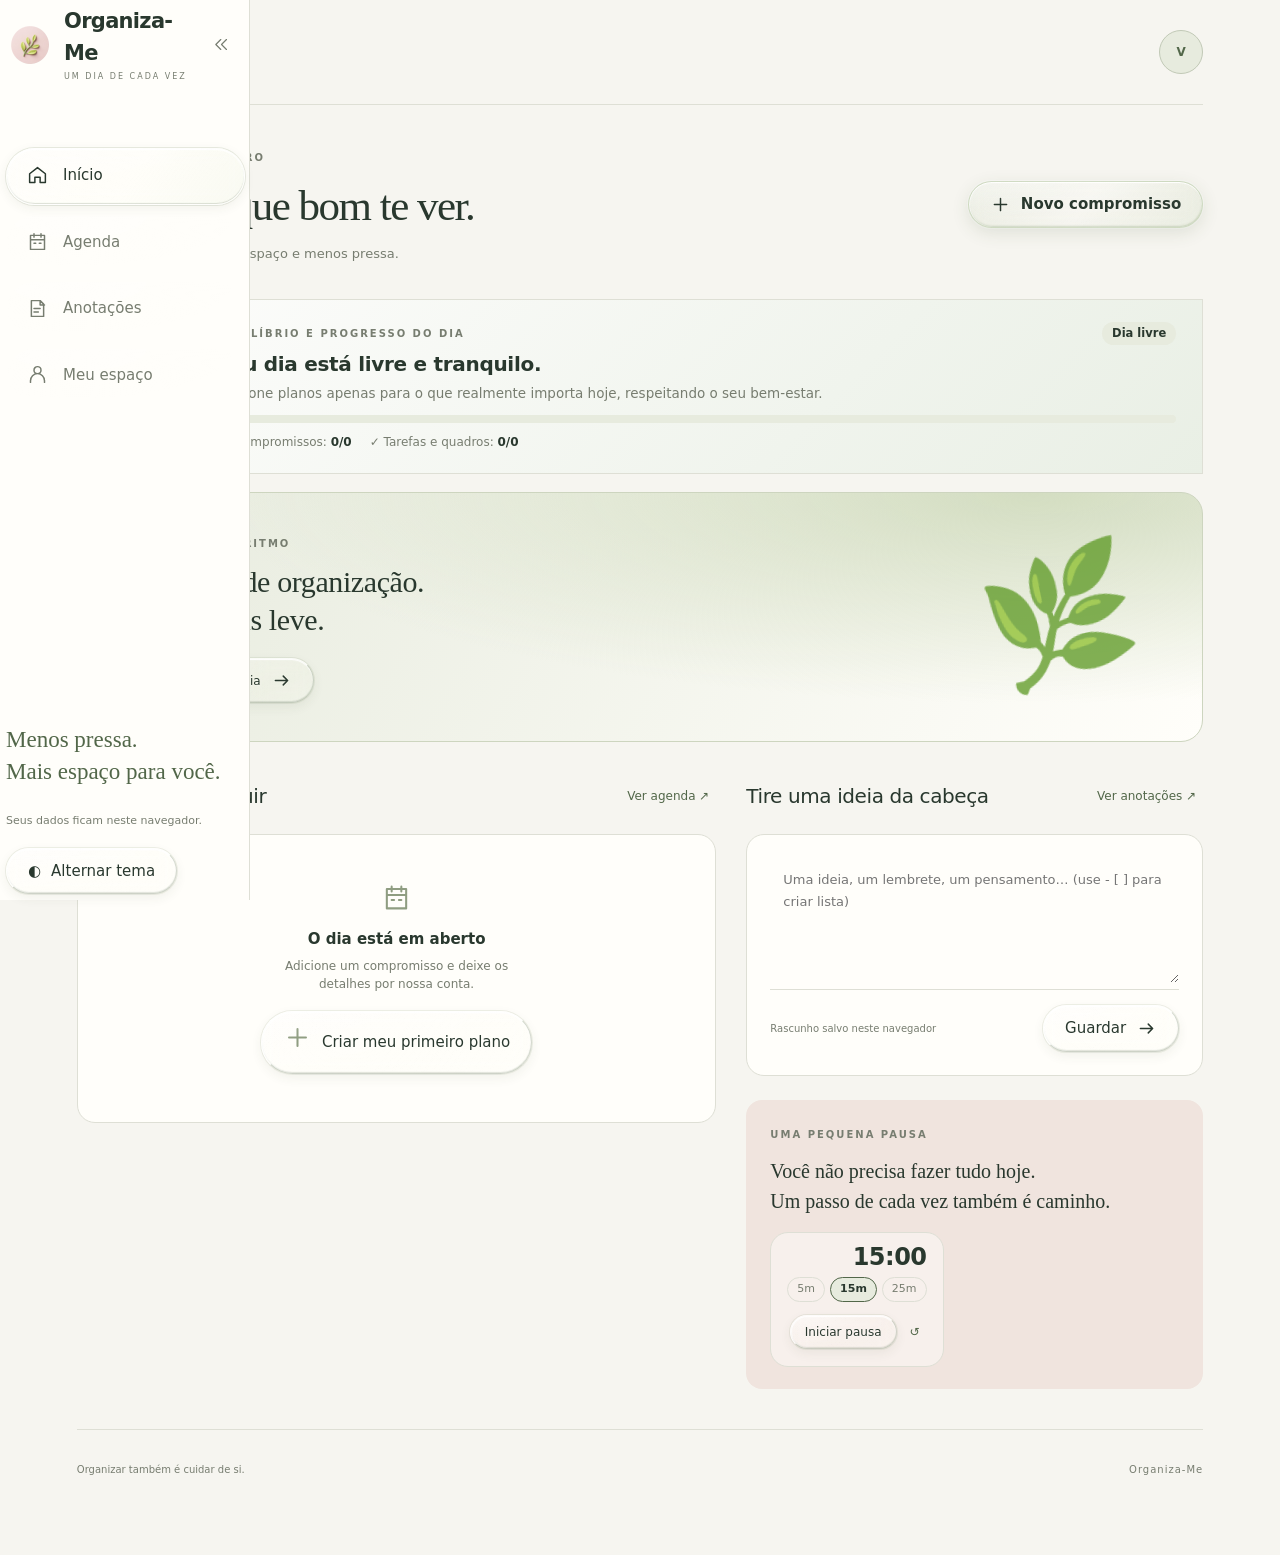
<file: index.html>
<!doctype html>
<html lang="pt-BR">
  <head>
    <meta charset="utf-8" />
    <meta name="viewport" content="width=device-width, initial-scale=1, viewport-fit=cover" />
    <meta name="theme-color" content="#edf0e7" />
    <title>Organiza-Me — Um dia de cada vez</title>
    <meta name="description" content="Um dia de cada vez. Sua agenda e suas anotações em um só lugar com design acolhedor e foco em bem-estar." />
    <meta property="og:title" content="Organiza-Me — Um dia de cada vez" />
    <meta property="og:description" content="Um dia de cada vez. Sua agenda e suas anotações em um só lugar com design acolhedor e foco em bem-estar." />
    <meta property="og:type" content="website" />
    <meta name="twitter:card" content="summary_large_image" />
    <link rel="manifest" href="/manifest.json" />
    <link rel="icon" href="/logo.png" />
    <link rel="apple-touch-icon" href="/logo.png" />
    <link rel="stylesheet" href="/style.css" />
  </head>
  <body>
    <aside>
      <div class="aside-top">
        <a class="brand" href="#inicio">
          <img src="/logo.png" alt="" />
          <span>Organiza-Me<small>UM DIA DE CADA VEZ</small></span>
        </a>
        <button type="button" class="icon-btn collapse-toggle-btn" id="toggleSidebar" aria-label="Recolher menu lateral" title="Recolher menu lateral">
          <svg viewBox="0 0 24 24" aria-hidden="true" class="collapse-icon"><path d="M11 19l-7-7 7-7m8 14l-7-7 7-7"/></svg>
        </button>
      </div>
      <nav aria-label="Navegação principal"></nav>
      <div class="aside-bottom">
        <p>Menos pressa.<br />Mais espaço para você.</p>
        <small>Seus dados ficam neste navegador.</small>
        <button class="glass" id="theme">◐ <span>Alternar tema</span></button>
      </div>
    </aside>
    <main>
      <header>
        <div class="header-left">
          <button type="button" class="icon-btn header-toggle-btn" id="headerToggleSidebar" aria-label="Alternar menu lateral" title="Alternar menu lateral">
            <svg viewBox="0 0 24 24" aria-hidden="true"><path d="M4 6h16M4 12h16M4 18h16"/></svg>
          </button>
          <span id="breadcrumb">Seu espaço pessoal</span>
        </div>
        <button class="avatar" id="profileButton" aria-label="Abrir perfil">M</button>
      </header>
      <div id="view"></div>
      <footer>
        Organizar também é cuidar de si.<span>Organiza-Me</span>
      </footer>
    </main>
    <dialog id="editor">
      <form id="eventForm">
        <div class="dialog-head">
          <div>
            <small>ABRA ESPAÇO NA SUA ROTINA</small>
            <h2 id="dialogTitle">Novo compromisso</h2>
          </div>
          <button type="button" class="icon-btn" id="closeDialog" aria-label="Fechar">×</button>
        </div>
        <input type="hidden" name="id" />
        <label>Título<input name="title" required maxlength="160" placeholder="O que você tem em mente?" /></label>
        <label>Data<input name="date" type="date" required /></label>
        <div class="two">
          <label>Início<input name="start" type="time" required /></label>
          <label>Término<input name="end" type="time" required /></label>
        </div>
        <label class="check"><input type="checkbox" name="allDay" /> Dia inteiro</label>
        <div class="notify-settings-box" id="eventNotifyBox">
          <span class="notify-box-title">Avisos e notificações desta atividade</span>
          <div class="notify-checks">
            <label class="check"><input type="checkbox" name="notifyStart" checked /> Avisar sobre o horário de início</label>
            <label class="check"><input type="checkbox" name="notifyEnd" /> Avisar sobre o horário de término</label>
          </div>
          <label id="eventNotifyBeforeWrap">Entregar notificação com quanto tempo antes?
            <select name="notifyBefore">
              <option value="0">No horário exato (0 min antes)</option>
              <option value="5">5 minutos antes</option>
              <option value="10" selected>10 minutos antes</option>
              <option value="15">15 minutos antes</option>
              <option value="30">30 minutos antes</option>
              <option value="60">1 hora antes</option>
            </select>
          </label>
        </div>
        <label>Descrição<textarea name="description" rows="3" placeholder="Detalhes, local ou algo para lembrar"></textarea></label>
        <div class="two">
          <label>Prioridade
            <select name="priority">
              <option value="normal">Normal</option>
              <option value="alta">Alta</option>
              <option value="baixa">Baixa</option>
            </select>
          </label>
          <label>Repetir
            <select name="repeat">
              <option value="none">Não repetir</option>
              <option value="weekly">Toda semana</option>
            </select>
          </label>
        </div>
        <label id="untilLabel" hidden>Repetir até<input name="until" type="date" /></label>
        <label id="scopeLabel" hidden>Aplicar alteração
          <select name="scope">
            <option value="one">Somente este compromisso</option>
            <option value="future">Este e os próximos</option>
            <option value="all">Toda a série</option>
          </select>
        </label>
        <p id="formError" role="alert"></p>
        <div class="dialog-actions">
          <button type="button" class="glass" id="cancelDialog">Cancelar</button>
          <button class="glass primary" type="submit">Salvar compromisso <span>↗</span></button>
        </div>
      </form>
    </dialog>
    <div id="toast" role="status"></div>
    <script type="module" src="/app.js"></script>
  </body>
</html>
</file>
<file: style.css>
:root{--bg:#f6f5f0;--surface:#fffefa;--ink:#29382e;--muted:#777d70;--line:#dedfd5;--green:#526749;--soft:#e7ebde;--rose:#f0e4de;--glass:rgba(255,255,255,.36)}*{box-sizing:border-box}body{margin:0;background:var(--bg);color:var(--ink);font-family:'Segoe UI',system-ui,sans-serif;font-size:15px;line-height:1.5}body.dark{--bg:#202620;--surface:#2b322a;--ink:#eef0e7;--muted:#afb5a6;--line:#424b3e;--green:#b8caa2;--soft:#343f30;--rose:#473a36;--glass:rgba(255,255,255,.055)}button,input,textarea,select{font:inherit}button,a,input,textarea,select{-webkit-tap-highlight-color:transparent}button{cursor:pointer;color:inherit}button:focus-visible,a:focus-visible{outline:3px solid #91a47e;outline-offset:4px}aside{position:fixed;inset:0 auto 0 0;width:250px;padding:37px 23px;background:var(--surface);border-right:1px solid var(--line);display:flex;flex-direction:column}.brand{display:flex;align-items:center;gap:10px;color:var(--ink);text-decoration:none;font-size:21px;font-weight:600;letter-spacing:-.7px}.brand img{width:48px;height:48px}.brand small{display:block;font-size:8px;letter-spacing:2px;margin-top:2px;font-weight:500;color:var(--muted)}nav{display:flex;flex-direction:column;gap:12px;margin-top:65px}nav button{display:flex;align-items:center;gap:15px;padding:15px 20px;border:0;background:none;text-align:left;border-radius:26px;color:var(--muted)}svg{width:21px;height:21px;fill:none;stroke:currentColor;stroke-width:1.7;stroke-linecap:round;stroke-linejoin:round;flex-shrink:0}nav button.active{background:linear-gradient(145deg,rgba(255,255,255,.55),var(--soft));color:var(--ink);border:1px solid rgba(157,170,145,.6);box-shadow:inset 1px 1px 1px #ffffffb0,inset -1px -1px 2px #6e7c5b18,0 5px 13px #26381d09}.aside-bottom{margin-top:auto}.aside-bottom p{font-family:Georgia,serif;font-size:23px;line-height:1.4;color:var(--green)}.aside-bottom small{display:block;font-size:11px;color:var(--muted);margin:25px 0 18px}.glass{border:1px solid #a8b19d85;border-radius:999px;padding:11px 21px;background:linear-gradient(145deg,rgba(255,255,255,.45),var(--glass));box-shadow:inset 1px 1px 1px #ffffffa0,inset -1px -1px 2px #35442e15,0 4px 10px #23311b06;backdrop-filter:blur(18px);display:inline-flex;align-items:center;justify-content:center;gap:10px;transition:transform .18s,box-shadow .18s}.glass:hover{transform:translateY(-2px);box-shadow:inset 1px 1px 1px #ffffffb0,0 7px 16px #23311b12}.glass:active{transform:translateY(0)}.glass.primary{background:linear-gradient(145deg,#667a5a,#3e5339);color:#fff;border-color:#829477;box-shadow:inset 0 1px 1px #ffffff70,0 4px 9px #33482820}.glass.primary span{margin-left:15px}main{margin-left:250px;padding:0 6%;max-width:1700px}header{height:105px;display:flex;align-items:center;justify-content:space-between;border-bottom:1px solid var(--line);color:var(--muted);font-size:12px}.avatar{width:39px;height:39px;border:1px solid #c1c9b6;background:var(--soft);border-radius:50%;color:var(--green);font-weight:600;overflow:hidden}.avatar img{width:100%;height:100%;object-fit:cover}#view{min-height:calc(100vh - 190px);padding:40px 0}.eyebrow{font-size:10px;letter-spacing:2px;font-weight:600;text-transform:uppercase;color:var(--muted)}h1,h2,h3,p{margin-top:0}h1{font-family:Georgia,serif;font-size:43px;font-weight:400;letter-spacing:-1.5px;line-height:1.2;margin:12px 0}h2{font-size:20px;font-weight:500;letter-spacing:-.4px}h3{font-size:15px;font-weight:600}.muted{color:var(--muted)}.page-heading{display:flex;justify-content:space-between;align-items:center;gap:20px;margin-bottom:35px}.page-heading p{font-size:13px;margin:13px 0 0;color:var(--muted)}.hero{padding:30px 35px;border:1px solid #cdd5bf;background:radial-gradient(ellipse at 85% 0%,#d3ddc1 0,transparent 60%),linear-gradient(120deg,var(--soft),var(--surface));border-radius:22px;display:flex;justify-content:space-between;align-items:center;position:relative;overflow:hidden;min-height:195px;margin-bottom:32px}.dark .hero{background:linear-gradient(120deg,#34432e,#2c3427)}.hero h2{font-family:Georgia,serif;font-size:30px;max-width:420px;margin:10px 0 20px;line-height:1.25}.hero .glass{font-size:12px}.botanical{font-size:125px;opacity:.75;transform:rotate(-12deg);margin-right:30px}.columns{display:grid;grid-template-columns:1.4fr 1fr;gap:30px}.section-head{display:flex;justify-content:space-between;align-items:center;margin-bottom:16px}.section-head h2{margin:0}.text-btn{border:0;background:none;color:var(--green);font-size:12px;padding:7px}.panel{background:var(--surface);border:1px solid var(--line);border-radius:18px;padding:23px}.event{display:flex;gap:17px;padding:18px 0;border-bottom:1px solid var(--line);align-items:center}.event:last-child{border:0}.event-time{min-width:57px;font-size:15px;color:var(--green);font-weight:600}.event-time small{display:block;font-size:10px;font-weight:400;color:var(--muted)}.event-info{flex:1;min-width:0}.event-info strong{font-weight:500;overflow-wrap:anywhere}.event-info p{font-size:12px;color:var(--muted);margin:4px 0 0}.dot{width:6px;height:6px;border-radius:100%;background:#899e71;display:inline-block;margin-right:8px}.dot.high{background:#ad6f5e}.icon-btn{border:0;background:transparent;color:var(--muted);padding:8px;display:inline-flex;align-items:center;justify-content:center;border-radius:10px}.icon-btn:hover{background:var(--soft)}.empty{text-align:center;padding:25px 10px}.empty svg{width:29px;height:29px;color:#8f9d81;margin-bottom:10px}.empty h3{margin-bottom:6px}.empty p{color:var(--muted);font-size:12px;max-width:270px;margin:0 auto 18px}.quicknote textarea{background:transparent;border:0;resize:vertical;width:100%;min-height:125px;color:var(--ink);outline-offset:3px;line-height:1.7;font-size:13px}.quicknote .bottom{display:flex;justify-content:space-between;align-items:center;border-top:1px solid var(--line);padding-top:15px}.quicknote small{font-size:10px;color:var(--muted)}.inspiration{margin-top:24px;padding:22px 24px;background:var(--rose);border-radius:16px}.inspiration p{font-family:Georgia,serif;font-size:20px;line-height:1.5;margin:12px 0 0}.calendar-toolbar{display:flex;justify-content:space-between;align-items:center;margin-bottom:20px}.calendar-toolbar h2{margin:0;text-transform:capitalize}.calendar-toolbar div{display:flex;gap:6px;align-items:center}.week,.calendar{display:grid;grid-template-columns:repeat(7,1fr)}.week span{text-align:center;font-size:10px;color:var(--muted);padding:10px}.calendar button{background:none;color:var(--ink);border:0;min-height:49px;position:relative;border-radius:14px}.calendar button.today{font-weight:700;color:var(--green);outline:1px solid var(--line);outline-offset:-5px}.calendar button.selected{background:var(--soft);box-shadow:inset 0 1px 1px #fff8}.calendar button i{display:block;width:4px;height:4px;background:var(--green);border-radius:50%;margin:3px auto -7px}.calendar button:hover{background:var(--soft)}.date-label{font-size:12px;color:var(--muted);margin-bottom:14px}.notes-grid{display:grid;grid-template-columns:repeat(2,1fr);gap:18px}.note{position:relative}.note p{white-space:pre-wrap;overflow-wrap:anywhere;font-size:14px;line-height:1.8}.note h3{overflow-wrap:anywhere}.note small{color:var(--muted);font-size:10px}.note .actions{display:flex;justify-content:flex-end;gap:5px;margin-top:15px}.note.pinned{background:linear-gradient(145deg,var(--soft),var(--surface))}.filters{display:flex;gap:12px;margin-bottom:24px;flex-wrap:wrap}.filters input{flex:1;min-width:180px}.filters input[type=date]{flex:0;min-width:145px}input,textarea,select{border:1px solid var(--line);background:var(--surface);border-radius:11px;padding:11px 13px;color:var(--ink);width:100%;min-width:0}input:focus,textarea:focus,select:focus{outline:2px solid #91a47e;outline-offset:2px}label{display:block;font-size:12px;margin:15px 0 0}label input,label textarea,label select{margin-top:7px}.two{display:grid;grid-template-columns:1fr 1fr;gap:14px}.check{display:flex;align-items:center;gap:8px}.check input{width:auto;margin:0}dialog{border:1px solid var(--line);background:var(--surface);color:var(--ink);border-radius:24px;padding:28px;width:500px;max-width:calc(100% - 24px);max-height:90dvh}dialog::backdrop{background:#1d291b60;backdrop-filter:blur(7px)}.dialog-head{display:flex;justify-content:space-between;align-items:center}.dialog-head small{font-size:8px;letter-spacing:1.7px;color:var(--muted)}.dialog-head h2{margin:8px 0}.dialog-head .icon-btn{font-size:24px}.dialog-actions{display:flex;justify-content:flex-end;gap:10px;margin-top:23px}#formError{color:#b05040;font-size:12px;margin-top:10px}.settings{max-width:650px}.settings .panel{margin-bottom:20px}.settings p{font-size:13px;color:var(--muted)}.settings .row{display:flex;align-items:center;justify-content:space-between;gap:15px;margin:17px 0}.profile-photo{width:70px;height:70px;border-radius:50%;object-fit:cover}.settings input[type=file]{font-size:12px}footer{height:80px;border-top:1px solid var(--line);display:flex;align-items:center;justify-content:space-between;font-size:10px;color:var(--muted)}footer span{letter-spacing:1px}#toast{position:fixed;bottom:25px;left:50%;transform:translateX(-50%);background:#29382e;color:white;border:1px solid #ffffff50;border-radius:18px;padding:13px 20px;font-size:13px;z-index:5;display:none;box-shadow:0 10px 35px #0002}#toast button{border:0;background:none;color:#d4e8ba;margin-left:15px;text-decoration:underline}.danger{color:#b66654}@media(min-width:1400px){main{padding:0 7%}}@media(max-width:1050px){aside{width:210px;padding:30px 17px}main{margin-left:210px;padding:0 4%}.columns{gap:18px}.botanical{margin:0;font-size:90px}.hero{padding:25px}h1{font-size:36px}}@media(max-width:760px){aside{z-index:3;inset:auto 12px max(12px,env(safe-area-inset-bottom));width:calc(100% - 24px);padding:6px;background:linear-gradient(145deg,#ffffff52,#f1f2e55c);backdrop-filter:blur(25px);border:1px solid #b3bdab88;border-radius:40px;box-shadow:inset 0 1px 1px #fff9,0 8px 30px #17271120}.dark aside{background:linear-gradient(145deg,#ffffff16,#30392aab)}aside .brand,.aside-bottom{display:none}nav{margin:0;display:flex;flex-direction:row;gap:3px}nav button{flex:1;flex-direction:column;gap:4px;padding:12px 4px;font-size:10px;border:1px solid transparent}nav button.active{border-radius:35px;background:linear-gradient(145deg,#ffffff66,#ffffff12);border-color:#a6b69b;box-shadow:inset 0 1px 1px #fff9,0 2px 7px #293f1a12}main{margin:0;padding:0 22px}header{height:72px}#view{padding:27px 0;min-height:calc(100dvh - 220px)}h1{font-size:34px}.page-heading{align-items:flex-start;margin-bottom:25px}.page-heading>.glass{font-size:0;padding:12px;margin-top:24px}.page-heading>.glass svg{width:20px}.page-heading>.glass span{display:none}.columns{grid-template-columns:1fr}.hero{min-height:180px;margin-bottom:26px}.hero h2{font-size:26px}.botanical{font-size:75px;margin-left:5px}.notes-grid{grid-template-columns:1fr}.panel{padding:20px}footer{margin-bottom:100px;font-size:9px}.dialog-actions .glass{font-size:12px;padding:12px 15px}#toast{bottom:115px;max-width:92%;width:max-content}.calendar button{min-height:45px}}@media(prefers-reduced-motion:reduce){*{transition:none!important;scroll-behavior:auto!important}}
[hidden]{display:none!important}
/* Clear glass: neutral translucency, specular edges and fluid response. */
.glass,nav button,.icon-btn,.avatar{position:relative;isolation:isolate;overflow:hidden;transition:transform .7s cubic-bezier(.16,1.4,.3,1),box-shadow .5s ease,border-color .5s ease,background-color .5s ease;touch-action:manipulation}
.glass,.glass.primary{color:var(--ink);background:linear-gradient(125deg,#ffffff35,#ffffff08 48%,#ffffff1c);border:1px solid #ffffffb3;border-bottom-color:#81917b65;border-right-color:#81917b55;backdrop-filter:blur(8px) saturate(1.25);-webkit-backdrop-filter:blur(8px) saturate(1.25);box-shadow:inset 0 1px 1px #ffffffed,inset 1px 0 1px #ffffffaa,inset 0 -1px 1px #5d725332,0 4px 12px #34452b12,0 0 0 1px #8c9b7a24;text-shadow:0 1px 1px #ffffff65}
.glass.primary{background:linear-gradient(125deg,#becdae32,#ffffff0d 50%,#a9c19329);border-color:#aabf9775;box-shadow:inset 0 1px 1px #fff,inset 1px 0 1px #ffffffb3,inset 0 -1px 2px #718d5950,0 5px 17px #425b3020,0 0 0 1px #ffffff70;font-weight:600}
.glass::before,nav button::before{content:"";position:absolute;inset:0;z-index:-1;pointer-events:none;border-radius:inherit;background:radial-gradient(ellipse at var(--light-x,30%) var(--light-y,0%),#ffffff8a,transparent 67%);opacity:.55;transition:opacity .6s ease}
.glass::after{content:"";position:absolute;inset:1px;border-radius:inherit;pointer-events:none;background:linear-gradient(165deg,#ffffff75 0%,transparent 28%,transparent 65%,#ffffff22);opacity:.5;transition:opacity .65s}
.glass:hover,.glass.primary:hover{transform:translateY(-2px) scale(1.025);border-color:#ffffffdc;box-shadow:inset 0 1px 2px #fff,inset 1px 0 2px #ffffffc0,inset 0 -1px 2px #76886b40,0 8px 20px #34452b18,0 0 0 1px #8c9b7a25}
.glass:hover::before,.glass:hover::after{opacity:1}.glass:active{transform:scale(.955);transition-duration:.16s}.dark .glass,.dark .glass.primary{color:#f0f3eb;background:linear-gradient(125deg,#ffffff18,#ffffff03 50%,#ffffff0b);border-color:#ffffff4a;border-bottom-color:#ffffff20;text-shadow:0 1px 2px #0005;box-shadow:inset 0 1px 1px #ffffff8a,inset 1px 0 1px #ffffff35,inset 0 -1px 1px #0004,0 6px 18px #0002}.dark .glass::before{background:radial-gradient(ellipse at var(--light-x,30%) var(--light-y,0%),#ffffff33,transparent 68%)}
nav{position:relative;isolation:isolate}nav::before{content:"";position:absolute;z-index:-1;pointer-events:none;left:var(--nav-x,0px);top:var(--nav-y,0px);width:var(--nav-w,100%);height:var(--nav-h,53px);border-radius:999px;border:1px solid #ffffffa3;background:linear-gradient(125deg,#ffffff55,#ffffff08 52%,#d9e4ce28);box-shadow:inset 0 1px 1px #fff,inset 1px 0 2px #ffffffa0,inset 0 -1px 1px #60725144,0 3px 12px #34452b12,0 0 0 1px #8c9b7a30;backdrop-filter:blur(9px) saturate(1.3);-webkit-backdrop-filter:blur(9px) saturate(1.3);transition:left .72s cubic-bezier(.2,1.25,.3,1),top .72s cubic-bezier(.2,1.25,.3,1),width .72s cubic-bezier(.2,1.25,.3,1),height .72s cubic-bezier(.2,1.25,.3,1)}
nav button,nav button.active{border:1px solid transparent;background:transparent;box-shadow:none}nav button.active{color:var(--ink)}.dark nav::before{background:linear-gradient(125deg,#ffffff25,#ffffff04 55%,#ffffff0c);border-color:#ffffff50;box-shadow:inset 0 1px 1px #ffffffb0,inset 1px 0 1px #ffffff40,inset 0 -1px 1px #0005,0 5px 15px #0002}.water-ring{position:absolute;border:1px solid #ffffffba;border-radius:50%;pointer-events:none;background:radial-gradient(circle,transparent 30%,#ffffff20 60%,#ffffff65 70%,transparent 73%);box-shadow:0 0 8px #ffffff35,inset 0 0 8px #ffffff30;z-index:2}.dark .water-ring{border-color:#ffffff70}.icon-btn:hover{background:#a9b99b18}
@media(max-width:760px){aside{background:linear-gradient(130deg,#ffffff38,#ffffff0d 50%,#cbd8bd29);border-color:#ffffffab;border-bottom-color:#8b9d7a70;box-shadow:inset 0 1px 1px #ffffffe0,inset 1px 0 2px #ffffff85,inset 0 -1px 2px #7c8f6c30,0 10px 30px #26381d20;backdrop-filter:blur(14px) saturate(1.3);-webkit-backdrop-filter:blur(14px) saturate(1.3)}.dark aside{background:linear-gradient(130deg,#ffffff12,#28302330);border-color:#ffffff40}.glass.primary{color:var(--ink)}nav button.active{background:transparent;border-color:transparent;box-shadow:none}nav::before{border-radius:35px}.page-heading>.glass{min-width:46px;min-height:46px}}
@media(prefers-reduced-motion:reduce){nav::before,.glass,.glass::before,.glass::after{transition:none!important}.water-ring{display:none}.glass:hover,.glass:active{transform:none}}
/* Device-independent layouts: phones, portrait tablets and wide screens. */
html{scroll-padding-bottom:120px}body{min-width:0}main,#view,.page-heading>div,.columns>*,.notes-grid>*,.settings,.panel{min-width:0}.columns{grid-template-columns:minmax(0,1.4fr) minmax(0,1fr)}.notes-grid{grid-template-columns:repeat(3,minmax(0,1fr))}.hero>div{min-width:0}.page-heading h1{overflow-wrap:anywhere;font-size:clamp(30px,3.4vw,43px)}.page-heading>.glass{flex-shrink:0}.event-info p{overflow-wrap:anywhere}.calendar{grid-template-columns:repeat(7,minmax(0,1fr))}.settings .row{flex-wrap:wrap}.settings .row>*{min-width:0}.glass,.icon-btn,.text-btn,.avatar{min-height:44px}.icon-btn{min-width:44px}.avatar{width:44px;height:44px;flex-shrink:0}.calendar-toolbar>div{flex-shrink:0}.calendar-toolbar h2{font-size:clamp(15px,1.6vw,20px)}dialog{overscroll-behavior:contain;scroll-padding-block:20px;max-height:calc(100dvh - 32px)}.dialog-actions{flex-wrap:wrap}.glass{white-space:normal;text-align:center}footer{gap:15px}
@media(min-width:761px) and (max-width:1100px){aside{width:190px;padding:25px 14px}.brand{font-size:18px;gap:7px}.brand img{width:39px;height:39px}.brand small{font-size:7px;letter-spacing:1.2px}nav button{padding:14px 16px;gap:12px}main{margin-left:190px;padding-inline:28px}.columns{grid-template-columns:minmax(0,1fr)}.notes-grid{grid-template-columns:repeat(2,minmax(0,1fr))}.page-heading{flex-wrap:wrap;gap:16px}.page-heading>.glass{margin:0}.hero{min-height:185px}.aside-bottom p{font-size:21px}}
@media(max-width:760px){main{padding-left:max(18px,env(safe-area-inset-left));padding-right:max(18px,env(safe-area-inset-right))}.columns,.notes-grid{grid-template-columns:minmax(0,1fr)}header{height:68px}#view{padding-top:26px}.page-heading{flex-direction:column;gap:17px}.page-heading>.glass{font-size:13px;padding:11px 17px;margin:0;min-height:46px}.page-heading>.glass span{display:inline}.hero{padding:24px;gap:10px}.hero h2{font-size:clamp(24px,5vw,30px)}.botanical{font-size:64px;flex-shrink:0}.section-head{gap:10px}.section-head h2{font-size:17px}.text-btn{flex-shrink:0}.quicknote .bottom{gap:12px}.quicknote small{max-width:140px}.panel{padding:18px}.event{display:grid;grid-template-columns:55px minmax(0,1fr) 44px 44px;gap:5px}.event-time{min-width:0;font-size:13px}.event-info strong{font-size:13px}.event-info p{font-size:11px}.calendar-toolbar{gap:8px;flex-wrap:wrap}.calendar-toolbar h2{font-size:18px}.calendar button{min-height:44px}.week span{padding:8px 0}nav button{min-width:0;min-height:62px}nav button span{white-space:nowrap;font-size:10px}dialog{padding:22px 18px}dialog input,dialog textarea,dialog select,.filters input,.settings input,.quicknote textarea{font-size:16px}.filters{gap:9px}.filters input[type=date]{flex:1;min-width:145px}.filters input[type=search]{flex-basis:100%}.settings .row>.glass{flex:1}.settings .row label{flex-basis:160px!important}.dialog-actions>.glass{flex:1;min-width:110px}footer{height:auto;min-height:75px;margin-bottom:calc(100px + env(safe-area-inset-bottom));flex-wrap:wrap;padding-block:16px}#toast{bottom:calc(108px + env(safe-area-inset-bottom));overflow-wrap:anywhere}aside{left:max(10px,env(safe-area-inset-left));right:max(10px,env(safe-area-inset-right));width:auto;bottom:max(12px,env(safe-area-inset-bottom))}}
@media(max-width:380px){.hero{padding:20px}.botanical{display:none}.event{grid-template-columns:48px minmax(0,1fr) 40px 40px}.event .icon-btn{min-width:40px;padding:7px}.two{grid-template-columns:minmax(0,1fr)}.panel{padding:15px}.quicknote .bottom{flex-wrap:wrap}.section-head{flex-wrap:wrap}.calendar-toolbar>div{gap:0}}
@media(max-height:540px) and (min-width:761px){aside{padding-top:18px;padding-bottom:18px}nav{margin-top:22px;gap:5px}.aside-bottom p,.aside-bottom small{display:none}.aside-bottom .glass{margin-top:12px}header{height:70px}}
@media(hover:none){.glass:hover,.glass.primary:hover{transform:none}.glass:active{transform:scale(.97)}}

/* ==========================================================================
   Retractable Sidebar & Multi-Column Notes Grid Enhancements
   ========================================================================== */
:root {
  --sidebar-w: 250px;
}

body {
  --sidebar-w: 250px;
}

body.sidebar-collapsed {
  --sidebar-w: 72px;
}

/* Sidebar and Main transition alignment */
@media (min-width: 761px) {
  aside {
    width: var(--sidebar-w, 250px) !important;
    transition: width 0.3s cubic-bezier(0.2, 1, 0.3, 1), padding 0.3s cubic-bezier(0.2, 1, 0.3, 1) !important;
    z-index: 10;
  }
  main {
    margin-left: var(--sidebar-w, 250px) !important;
    transition: margin-left 0.3s cubic-bezier(0.2, 1, 0.3, 1) !important;
  }
}

/* Header layout with toggle button */
.header-left {
  display: flex;
  align-items: center;
  gap: 12px;
}

.header-toggle-btn {
  width: 40px;
  height: 40px;
  border-radius: 12px;
  display: grid;
  place-items: center;
  padding: 0;
  background: none;
  border: 1px solid transparent;
  color: var(--muted);
  transition: background 0.2s ease, color 0.2s ease, transform 0.2s ease;
  flex-shrink: 0;
}

.header-toggle-btn:hover {
  background: var(--soft);
  color: var(--ink);
  transform: scale(1.05);
}

.header-toggle-btn svg {
  width: 20px;
  height: 20px;
}

/* Sidebar top layout with collapse button */
.aside-top {
  display: flex;
  align-items: center;
  justify-content: space-between;
  gap: 8px;
  position: relative;
}

.collapse-toggle-btn {
  width: 34px;
  height: 34px;
  border-radius: 50%;
  display: grid;
  place-items: center;
  padding: 0;
  background: none;
  border: 1px solid transparent;
  color: var(--muted);
  transition: background 0.2s ease, color 0.2s ease, transform 0.3s cubic-bezier(0.2, 1, 0.3, 1);
  flex-shrink: 0;
}

.collapse-toggle-btn:hover {
  background: var(--soft);
  color: var(--ink);
}

.collapse-toggle-btn svg {
  width: 17px;
  height: 17px;
  transition: transform 0.3s cubic-bezier(0.2, 1, 0.3, 1);
}

/* Collapsed sidebar mode (desktop & tablet) */
@media (min-width: 761px) {
  body.sidebar-collapsed aside {
    padding: 24px 8px !important;
  }

  body.sidebar-collapsed .aside-top {
    flex-direction: column;
    gap: 12px;
    align-items: center;
  }

  body.sidebar-collapsed .brand {
    justify-content: center;
    gap: 0;
  }

  body.sidebar-collapsed .brand span {
    display: none !important;
  }

  body.sidebar-collapsed .brand img {
    width: 38px;
    height: 38px;
  }

  body.sidebar-collapsed .collapse-toggle-btn svg {
    transform: rotate(180deg);
  }

  body.sidebar-collapsed nav {
    margin-top: 28px !important;
    gap: 8px !important;
  }

  body.sidebar-collapsed nav button {
    padding: 13px 0 !important;
    justify-content: center !important;
    gap: 0 !important;
    border-radius: 18px !important;
    width: 100%;
  }

  body.sidebar-collapsed nav button span {
    display: none !important;
  }

  body.sidebar-collapsed nav button svg {
    margin: 0 auto;
    width: 22px;
    height: 22px;
  }

  body.sidebar-collapsed .aside-bottom p,
  body.sidebar-collapsed .aside-bottom small {
    display: none !important;
  }

  body.sidebar-collapsed .aside-bottom #theme {
    padding: 10px 0 !important;
    width: 42px !important;
    height: 42px !important;
    margin: 0 auto !important;
    display: flex !important;
    align-items: center !important;
    justify-content: center !important;
    border-radius: 50% !important;
    font-size: 16px;
  }

  body.sidebar-collapsed .aside-bottom #theme span {
    display: none !important;
  }
}

/* Mobile rules */
@media (max-width: 760px) {
  .collapse-toggle-btn,
  .header-toggle-btn {
    display: none !important;
  }
}

/* Notes Grid Responsiveness */
@media (min-width: 1024px) {
  .notes-grid {
    grid-template-columns: repeat(3, minmax(0, 1fr)) !important;
    gap: 18px !important;
  }
}

@media (min-width: 761px) and (max-width: 1023px) {
  .notes-grid {
    grid-template-columns: repeat(2, minmax(0, 1fr)) !important;
    gap: 16px !important;
  }
}

@media (max-width: 760px) {
  .notes-grid {
    grid-template-columns: minmax(0, 1fr) !important;
    gap: 14px !important;
  }
}

/* ==========================================================================
   Fixed Category Boards (Verde, Amarelo, Vermelho)
   ========================================================================== */
.fixed-notes-grid {
  display: grid;
  grid-template-columns: repeat(3, minmax(0, 1fr));
  gap: 18px;
  margin-bottom: 24px;
}

.board-card {
  position: relative;
  display: flex;
  flex-direction: column;
  padding: 20px 22px;
  border-radius: 20px;
  cursor: default;
  min-height: 155px;
  transition: transform 0.22s ease, box-shadow 0.22s ease, border-color 0.22s ease;
}

.board-card:hover {
  transform: translateY(-3px);
}

.board-top {
  display: flex;
  justify-content: space-between;
  align-items: center;
  margin-bottom: 12px;
}

.board-dot {
  width: 12px;
  height: 12px;
  border-radius: 50%;
  display: inline-block;
  flex-shrink: 0;
}
.board-dot.verde {
  background: #369b3d;
  box-shadow: 0 0 0 3px rgba(54, 155, 61, 0.22);
}
.board-dot.amarelo {
  background: #d49a15;
  box-shadow: 0 0 0 3px rgba(212, 154, 21, 0.22);
}
.board-dot.vermelho {
  background: #d9453d;
  box-shadow: 0 0 0 3px rgba(217, 69, 61, 0.22);
}

.board-level {
  display: flex;
  align-items: center;
  gap: 8px;
}
.board-level-name {
  font-size: 11px;
  font-weight: 600;
  letter-spacing: 0.5px;
  text-transform: uppercase;
}
.board-card.verde .board-level-name {
  color: #2e7a33;
}
.board-card.amarelo .board-level-name {
  color: #a4760a;
}
.board-card.vermelho .board-level-name {
  color: #b83832;
}
body.dark .board-card.verde .board-level-name {
  color: #aee0b1;
}
body.dark .board-card.amarelo .board-level-name {
  color: #f7d57a;
}
body.dark .board-card.vermelho .board-level-name {
  color: #faaba7;
}

.board-title {
  margin: 0 0 8px;
  font-size: 16px;
  font-weight: 600;
  overflow-wrap: anywhere;
}

.board-text {
  margin: 0;
  font-size: 13.5px;
  line-height: 1.6;
  white-space: pre-wrap;
  overflow-wrap: anywhere;
  flex-grow: 1;
}

.board-text.is-empty {
  color: var(--muted);
  font-style: italic;
  opacity: 0.85;
}

/* Yellow Board */
.board-card.amarelo {
  background: linear-gradient(145deg, #fffcf0, #faf3dc);
  border: 1px solid #e8d697;
  box-shadow: 0 6px 20px rgba(217, 160, 20, 0.08);
}
.board-card.amarelo:hover {
  box-shadow: 0 10px 26px rgba(217, 160, 20, 0.16);
  border-color: #dfc46e;
}
.board-tag.amarelo {
  background: rgba(230, 180, 40, 0.16);
  color: #8c680a;
}
.board-tag.amarelo .dot {
  background: #d49a15;
}

/* Green Board */
.board-card.verde {
  background: linear-gradient(145deg, #f4f9f2, #e8f3e5);
  border: 1px solid #b7d6b2;
  box-shadow: 0 6px 20px rgba(45, 120, 50, 0.08);
}
.board-card.verde:hover {
  box-shadow: 0 10px 26px rgba(45, 120, 50, 0.16);
  border-color: #9ec598;
}
.board-tag.verde {
  background: rgba(50, 140, 60, 0.15);
  color: #27692c;
}
.board-tag.verde .dot {
  background: #369b3d;
}

/* Red Board */
.board-card.vermelho {
  background: linear-gradient(145deg, #fdf4f3, #fae9e7);
  border: 1px solid #f2bfb8;
  box-shadow: 0 6px 20px rgba(210, 60, 50, 0.08);
}
.board-card.vermelho:hover {
  box-shadow: 0 10px 26px rgba(210, 60, 50, 0.16);
  border-color: #e59f96;
}
.board-tag.vermelho {
  background: rgba(220, 60, 50, 0.14);
  color: #9e2d27;
}
.board-tag.vermelho .dot {
  background: #d9453d;
}

/* Dark Mode Overrides for Boards */
body.dark .board-card.amarelo {
  background: linear-gradient(145deg, #2e281b, #242015);
  border-color: #61522a;
  box-shadow: 0 6px 20px rgba(0, 0, 0, 0.25);
}
body.dark .board-tag.amarelo {
  background: rgba(240, 195, 60, 0.2);
  color: #fae498;
}
body.dark .board-card.verde {
  background: linear-gradient(145deg, #1c2b1e, #172418);
  border-color: #3d5e41;
  box-shadow: 0 6px 20px rgba(0, 0, 0, 0.25);
}
body.dark .board-tag.verde {
  background: rgba(80, 180, 90, 0.2);
  color: #bce6bf;
}
body.dark .board-card.vermelho {
  background: linear-gradient(145deg, #301f1f, #281919);
  border-color: #6f3e3e;
  box-shadow: 0 6px 20px rgba(0, 0, 0, 0.25);
}
body.dark .board-tag.vermelho {
  background: rgba(240, 80, 70, 0.2);
  color: #fab4b0;
}

/* Section Divider */
.notes-divider {
  display: flex;
  justify-content: space-between;
  align-items: flex-end;
  margin-top: 10px;
  margin-bottom: 16px;
  padding-top: 22px;
  border-top: 1px solid var(--line);
  gap: 12px;
  flex-wrap: wrap;
}
.notes-divider h2 {
  margin: 3px 0 0;
  font-size: 20px;
  font-weight: 600;
}

/* Note Meta & Color Tags */
.note-meta {
  display: flex;
  align-items: center;
  justify-content: space-between;
  gap: 8px;
}
.note-color-badge {
  display: inline-flex;
  align-items: center;
  gap: 5px;
  font-size: 10px;
  letter-spacing: 0.6px;
  text-transform: uppercase;
  font-weight: 600;
  padding: 2px 7px;
  border-radius: 999px;
}
.note-color-badge .dot {
  width: 6px;
  height: 6px;
  border-radius: 50%;
}
.note-color-badge.amarelo {
  background: rgba(230, 180, 40, 0.15);
  color: #8c680a;
}
.note-color-badge.amarelo .dot {
  background: #d49a15;
}
.note-color-badge.verde {
  background: rgba(50, 140, 60, 0.14);
  color: #27692c;
}
.note-color-badge.verde .dot {
  background: #369b3d;
}
.note-color-badge.vermelho {
  background: rgba(220, 60, 50, 0.13);
  color: #9e2d27;
}
.note-color-badge.vermelho .dot {
  background: #d9453d;
}
body.dark .note-color-badge.amarelo {
  background: rgba(240, 195, 60, 0.2);
  color: #fae498;
}
body.dark .note-color-badge.verde {
  background: rgba(80, 180, 90, 0.2);
  color: #bce6bf;
}
body.dark .note-color-badge.vermelho {
  background: rgba(240, 80, 70, 0.2);
  color: #fab4b0;
}

.note.color-amarelo {
  border-top: 3px solid #d49a15;
}
.note.color-verde {
  border-top: 3px solid #369b3d;
}
.note.color-vermelho {
  border-top: 3px solid #d9453d;
}

/* Responsive adjustments for fixed boards */
@media (max-width: 1023px) and (min-width: 761px) {
  .fixed-notes-grid {
    grid-template-columns: repeat(3, minmax(0, 1fr));
    gap: 14px;
  }
  .board-card {
    padding: 16px 18px;
  }
}
@media (max-width: 760px) {
  .fixed-notes-grid {
    grid-template-columns: minmax(0, 1fr);
    gap: 14px;
  }
}

/* ==========================================================================
   Interactive Checklists, Quick Input, Color Filters, Done Events & Focus Timer
   ========================================================================== */

/* Interactive Checklists inside Boards & Notes */
.note-body {
  white-space: pre-wrap;
  overflow-wrap: anywhere;
  font-size: 14px;
  line-height: 1.75;
}

.text-line {
  display: block;
}

.checklist-item {
  display: flex;
  align-items: flex-start;
  gap: 9px;
  margin: 5px 0;
  cursor: pointer;
  font-size: 13.5px;
  line-height: 1.5;
  user-select: none;
}

.checklist-item input[type="checkbox"] {
  position: absolute;
  opacity: 0;
  width: 0;
  height: 0;
}

.checklist-item .check-box {
  width: 18px;
  height: 18px;
  border-radius: 6px;
  border: 1.5px solid var(--muted);
  display: inline-grid;
  place-items: center;
  flex-shrink: 0;
  margin-top: 2px;
  background: rgba(255, 255, 255, 0.45);
  transition: background 0.18s ease, border-color 0.18s ease, color 0.18s ease;
}

body.dark .checklist-item .check-box {
  background: rgba(255, 255, 255, 0.06);
}

.checklist-item .check-box svg {
  width: 12px;
  height: 12px;
  stroke-width: 2.5;
  opacity: 0;
  transform: scale(0.6);
  transition: opacity 0.16s ease, transform 0.16s ease;
}

.checklist-item.is-checked .check-box {
  background: var(--green);
  border-color: var(--green);
  color: var(--surface);
}

.checklist-item.is-checked .check-box svg {
  opacity: 1;
  transform: scale(1);
}

.checklist-item.is-checked .check-label {
  text-decoration: line-through;
  color: var(--muted);
  opacity: 0.78;
}

/* Quick Add Input inside Fixed Urgency Boards */
.board-quick-form {
  margin-top: 12px;
  padding-top: 10px;
  border-top: 1px dashed rgba(120, 130, 110, 0.25);
}

.board-quick-input {
  width: 100%;
  border: 1px solid transparent !important;
  background: rgba(255, 255, 255, 0.48) !important;
  border-radius: 10px !important;
  padding: 7px 10px !important;
  font-size: 12.5px !important;
  color: var(--ink);
  transition: background 0.2s ease, border-color 0.2s ease;
}

body.dark .board-quick-input {
  background: rgba(255, 255, 255, 0.05) !important;
}

.board-quick-input:focus {
  background: var(--surface) !important;
  border-color: var(--line) !important;
  outline: none !important;
}

/* Priority / Color Filter Bar in Notes */
.color-filter-bar {
  display: flex;
  align-items: center;
  gap: 8px;
  flex-wrap: wrap;
  margin-top: -10px;
  margin-bottom: 22px;
}

.color-filter-chip {
  display: inline-flex;
  align-items: center;
  gap: 6px;
  padding: 6px 13px;
  border-radius: 999px;
  border: 1px solid var(--line);
  background: var(--surface);
  color: var(--muted);
  font-size: 12px;
  font-weight: 500;
  transition: all 0.18s ease;
}

.color-filter-chip:hover {
  color: var(--ink);
  border-color: var(--green);
}

.color-filter-chip.active {
  background: var(--soft);
  color: var(--ink);
  border-color: var(--green);
  font-weight: 600;
}

/* Editor Toolbar (+ Item de checklist) */
.editor-toolbar {
  display: flex;
  justify-content: space-between;
  align-items: center;
  margin-top: 15px;
  margin-bottom: 6px;
  font-size: 12px;
}

.editor-toolbar .text-btn {
  min-height: 28px;
  padding: 2px 8px;
  font-size: 11.5px;
  color: var(--green);
  font-weight: 600;
}

/* Completed Events in Agenda & Home */
.event.is-done {
  opacity: 0.65;
}

.event.is-done .event-title-text,
.event.is-done .event-time,
.event.is-done .event-time small {
  text-decoration: line-through;
}

.check-event-btn.checked {
  color: var(--green);
  background: var(--soft);
}

@media (max-width: 760px) {
  .event {
    grid-template-columns: 52px minmax(0, 1fr) 38px 38px 38px !important;
  }
}

/* Calendar Multi-Dots & Day Header */
.day-dots {
  display: flex;
  justify-content: center;
  gap: 3px;
  margin-top: 3px;
}

.calendar button .day-dots i {
  position: static;
  display: inline-block;
  width: 5px;
  height: 5px;
  border-radius: 50%;
  background: var(--green);
}

.calendar button .day-dots i.high {
  background: #c85a44;
}

.calendar button .day-dots i.done {
  opacity: 0.4;
}

.agenda-day-header {
  display: flex;
  justify-content: space-between;
  align-items: center;
  margin-bottom: 14px;
  gap: 10px;
}

/* Focus / Pause Timer on Home Screen */
.focus-header {
  display: flex;
  justify-content: space-between;
  align-items: center;
  gap: 16px;
  flex-wrap: wrap;
}

.focus-widget {
  display: flex;
  flex-direction: column;
  align-items: flex-end;
  gap: 8px;
  padding: 12px 16px;
  border-radius: 18px;
  background: rgba(255, 255, 255, 0.42);
  border: 1px solid var(--line);
}

body.dark .focus-widget {
  background: rgba(255, 255, 255, 0.04);
}

.focus-clock {
  font-size: 24px;
  font-weight: 600;
  font-variant-numeric: tabular-nums;
  letter-spacing: -0.5px;
  color: var(--ink);
  line-height: 1;
}

.focus-presets {
  display: flex;
  gap: 5px;
}

.focus-chip {
  padding: 3px 9px;
  border-radius: 999px;
  border: 1px solid var(--line);
  background: transparent;
  font-size: 11px;
  color: var(--muted);
}

.focus-chip.active {
  background: var(--soft);
  color: var(--ink);
  border-color: var(--green);
  font-weight: 600;
}

.focus-controls {
  display: flex;
  align-items: center;
  gap: 6px;
}

.focus-controls .glass {
  padding: 6px 14px;
  min-height: 34px;
  font-size: 12px;
}

/* Backup Reminder Notice in Profile */
.backup-notice {
  padding: 10px 14px;
  border-radius: 12px;
  background: var(--soft);
  color: var(--ink);
  font-size: 12px;
  margin: 12px 0;
  border: 1px solid var(--line);
}

.backup-notice.needs-attention {
  border-color: #dfc46e;
  background: rgba(235, 190, 60, 0.12);
}

/* Activity Schedule & Notification Settings */
.notify-settings-box {
  margin-top: 12px;
  padding: 14px 16px;
  border-radius: 16px;
  background: rgba(255, 255, 255, 0.45);
  border: 1px solid var(--line);
}

body.dark .notify-settings-box {
  background: rgba(255, 255, 255, 0.04);
}

.notify-box-title {
  display: block;
  font-size: 12px;
  font-weight: 600;
  color: var(--ink);
  letter-spacing: 0.2px;
  margin-bottom: 6px;
}

.notify-checks {
  display: flex;
  flex-direction: column;
  gap: 2px;
  margin-bottom: 6px;
}

.notify-checks .check {
  margin-top: 6px;
  font-weight: 500;
}

/* Checklist Row with Activity Time & Clock Button */
.checklist-row {
  display: flex;
  flex-direction: column;
  align-items: stretch;
  gap: 6px;
  border-radius: 12px;
  padding: 8px 10px;
  margin: 6px 0;
  background: rgba(255, 255, 255, 0.36);
  border: 1px solid rgba(120, 140, 115, 0.14);
  white-space: normal;
}

body.dark .checklist-row {
  background: rgba(255, 255, 255, 0.04);
  border-color: rgba(255, 255, 255, 0.08);
}

.checklist-row:hover {
  background: rgba(255, 255, 255, 0.55);
}

body.dark .checklist-row:hover {
  background: rgba(255, 255, 255, 0.07);
}

.checklist-row .checklist-item {
  width: 100%;
  margin: 0;
  white-space: normal;
}

.checklist-row .checklist-item .check-label {
  flex: 1;
  min-width: 0;
  word-break: normal;
  overflow-wrap: break-word;
}

.checklist-row .checklist-item:hover {
  background: transparent;
}

.checklist-actions {
  display: flex;
  align-items: center;
  gap: 6px;
  padding-left: 27px;
  flex-wrap: wrap;
}

.item-time-badge {
  display: inline-flex;
  align-items: center;
  gap: 5px;
  padding: 3px 9px;
  border-radius: 999px;
  background: var(--soft);
  border: 1px solid var(--line);
  font-size: 11.5px;
  font-weight: 600;
  color: var(--ink);
  white-space: nowrap;
}

.item-time-badge.has-bell {
  background: rgba(94, 158, 108, 0.16);
  border-color: rgba(94, 158, 108, 0.45);
  color: #2f5e3b;
}

body.dark .item-time-badge.has-bell {
  background: rgba(110, 185, 128, 0.18);
  border-color: rgba(110, 185, 128, 0.45);
  color: #b7e4c2;
}

.item-time-badge svg {
  width: 12px;
  height: 12px;
  stroke: currentColor;
  fill: none;
  stroke-width: 2;
  stroke-linecap: round;
  stroke-linejoin: round;
}

.item-clock-btn {
  min-width: 28px;
  min-height: 28px;
  width: 28px;
  height: 28px;
  padding: 0;
  border-radius: 8px;
  opacity: 0.75;
  transition: opacity 0.15s ease, background 0.15s ease, color 0.15s ease;
}

.checklist-row:hover .item-clock-btn,
.item-clock-btn.active {
  opacity: 1;
}

.item-clock-btn.active {
  color: var(--green);
  background: var(--soft);
}

.item-clock-btn svg {
  width: 14px;
  height: 14px;
}

.item-del-btn {
  font-size: 16px;
  line-height: 1;
  margin-left: auto;
}

.item-del-btn:hover {
  color: #c85a44;
  background: rgba(200, 90, 68, 0.12);
}

/* Horário riscado quando a atividade é marcada como concluída */
.checklist-row.is-checked .item-time-badge,
.checklist-row.is-checked .item-time-badge .badge-time-text,
.item-time-badge.is-completed,
.item-time-badge.is-completed .badge-time-text {
  text-decoration: line-through;
  opacity: 0.52;
}

/* ==========================================================================
   Notificação Estilo Windows 10 / 11 (Nativa Escura no Canto Inferior Direito)
   ========================================================================== */
.win-notify-stack {
  position: fixed;
  right: 20px;
  bottom: 20px;
  z-index: 99999;
  display: flex;
  flex-direction: column;
  gap: 12px;
  max-width: 390px;
  width: calc(100vw - 32px);
  pointer-events: none;
}

.win-notify-card {
  pointer-events: auto;
  position: relative;
  display: flex;
  align-items: flex-start;
  gap: 16px;
  padding: 18px 20px;
  background: #2b2b2b;
  color: #ffffff;
  border: 1px solid #3f3f3f;
  border-radius: 3px;
  box-shadow: 0 14px 36px rgba(0, 0, 0, 0.55), 0 4px 12px rgba(0, 0, 0, 0.35);
  font-family: "Segoe UI", system-ui, -apple-system, sans-serif;
  cursor: pointer;
  animation: winToastIn 0.26s cubic-bezier(0.16, 1, 0.3, 1) forwards;
}

.win-notify-card.closing {
  animation: winToastOut 0.2s ease-in forwards;
}

@keyframes winToastIn {
  from {
    opacity: 0;
    transform: translateX(60px);
  }
  to {
    opacity: 1;
    transform: translateX(0);
  }
}

@keyframes winToastOut {
  from {
    opacity: 1;
    transform: translateX(0);
  }
  to {
    opacity: 0;
    transform: translateX(60px);
  }
}

.win-notify-icon {
  width: 60px;
  height: 60px;
  flex-shrink: 0;
  background: #4e6851;
  border-radius: 2px;
  display: grid;
  place-items: center;
  overflow: hidden;
  position: relative;
}

.win-notify-icon img {
  width: 100%;
  height: 100%;
  object-fit: cover;
  position: relative;
  z-index: 2;
}

.win-notify-fallback-icon {
  position: absolute;
  display: grid;
  place-items: center;
  color: #ffffff;
  z-index: 1;
}

.win-notify-fallback-icon svg {
  width: 28px;
  height: 28px;
  stroke: #ffffff;
  fill: none;
  stroke-width: 2;
}

.win-notify-content {
  flex: 1;
  min-width: 0;
  padding-right: 16px;
}

.win-notify-title {
  display: block;
  font-size: 15px;
  font-weight: 700;
  color: #ffffff;
  line-height: 1.25;
  margin: 0 0 4px 0;
}

.win-notify-body {
  font-size: 14px;
  font-weight: 400;
  color: #cfcfcf;
  line-height: 1.38;
  margin: 0 0 10px 0;
  word-break: break-word;
}

.win-notify-footer {
  display: flex;
  align-items: center;
  justify-content: space-between;
  gap: 8px;
  font-size: 12px;
  color: #999999;
}

.win-notify-mute {
  min-height: 24px;
  padding: 2px 10px;
  font-size: 11px;
  font-weight: 600;
  color: #ffffff;
  background: #404040;
  border: 1px solid #575757;
  border-radius: 3px;
  cursor: pointer;
}

.win-notify-mute:hover {
  background: #525252;
}

.win-notify-close {
  position: absolute;
  top: 8px;
  right: 10px;
  min-height: 24px;
  width: 24px;
  height: 24px;
  padding: 0;
  border: none;
  background: transparent;
  color: #aaaaaa;
  font-size: 18px;
  line-height: 1;
  display: grid;
  place-items: center;
  cursor: pointer;
}

.win-notify-close:hover {
  color: #ffffff;
}

/* ==========================================================================
   Widget de Progresso Diário e Bem-Estar (Topo do Painel Principal)
   ========================================================================== */
.daily-progress-widget {
  display: flex;
  align-items: center;
  gap: 24px;
  padding: 22px 26px;
  margin-bottom: 18px;
  border-radius: var(--radius);
  background: linear-gradient(135deg, rgba(255, 255, 255, 0.82), rgba(226, 236, 223, 0.65));
  border: 1px solid var(--line);
  box-shadow: var(--shadow);
}

body.dark .daily-progress-widget {
  background: linear-gradient(135deg, rgba(35, 42, 36, 0.85), rgba(28, 36, 30, 0.72));
}

.progress-ring-wrap {
  position: relative;
  width: 88px;
  height: 88px;
  flex-shrink: 0;
  display: grid;
  place-items: center;
}

.progress-ring-svg {
  width: 88px;
  height: 88px;
  transform: rotate(-90deg);
}

.progress-ring-bg {
  fill: none;
  stroke: var(--soft);
  stroke-width: 7.5;
}

.progress-ring-fill {
  fill: none;
  stroke: var(--green);
  stroke-width: 7.5;
  stroke-linecap: round;
  transition: stroke-dashoffset 0.5s cubic-bezier(0.22, 1, 0.36, 1);
}

.progress-ring-label {
  position: absolute;
  inset: 0;
  display: flex;
  flex-direction: column;
  align-items: center;
  justify-content: center;
  line-height: 1.05;
  text-align: center;
}

.progress-ring-label strong {
  font-size: 19px;
  font-weight: 700;
  color: var(--ink);
  letter-spacing: -0.5px;
}

.progress-ring-label span {
  font-size: 10px;
  text-transform: uppercase;
  letter-spacing: 0.6px;
  color: var(--muted);
  margin-top: 2px;
}

.progress-widget-info {
  flex: 1;
  min-width: 0;
}

.progress-widget-top {
  display: flex;
  align-items: center;
  justify-content: space-between;
  gap: 10px;
  flex-wrap: wrap;
  margin-bottom: 4px;
}

.progress-count-badge {
  display: inline-flex;
  align-items: center;
  padding: 3px 10px;
  border-radius: 999px;
  background: var(--soft);
  color: var(--ink);
  font-size: 11.5px;
  font-weight: 600;
}

.daily-progress-widget h2 {
  font-size: 20px;
  font-weight: 600;
  margin: 2px 0 4px;
  letter-spacing: -0.3px;
}

.daily-progress-widget p {
  font-size: 13.5px;
  color: var(--muted);
  margin: 0 0 12px;
  line-height: 1.5;
}

.progress-bar-track {
  width: 100%;
  height: 8px;
  border-radius: 999px;
  background: var(--soft);
  overflow: hidden;
  margin-bottom: 10px;
}

.progress-bar-fill {
  height: 100%;
  border-radius: 999px;
  background: linear-gradient(90deg, var(--green), #88a484);
  transition: width 0.45s cubic-bezier(0.22, 1, 0.36, 1);
}

.progress-pillars {
  display: flex;
  align-items: center;
  gap: 18px;
  flex-wrap: wrap;
  font-size: 12px;
  color: var(--muted);
}

.progress-pillars strong {
  color: var(--ink);
  font-weight: 600;
}

@media (max-width: 640px) {
  .daily-progress-widget {
    flex-direction: column;
    align-items: flex-start;
    gap: 16px;
    padding: 18px 20px;
  }
}
</file>
